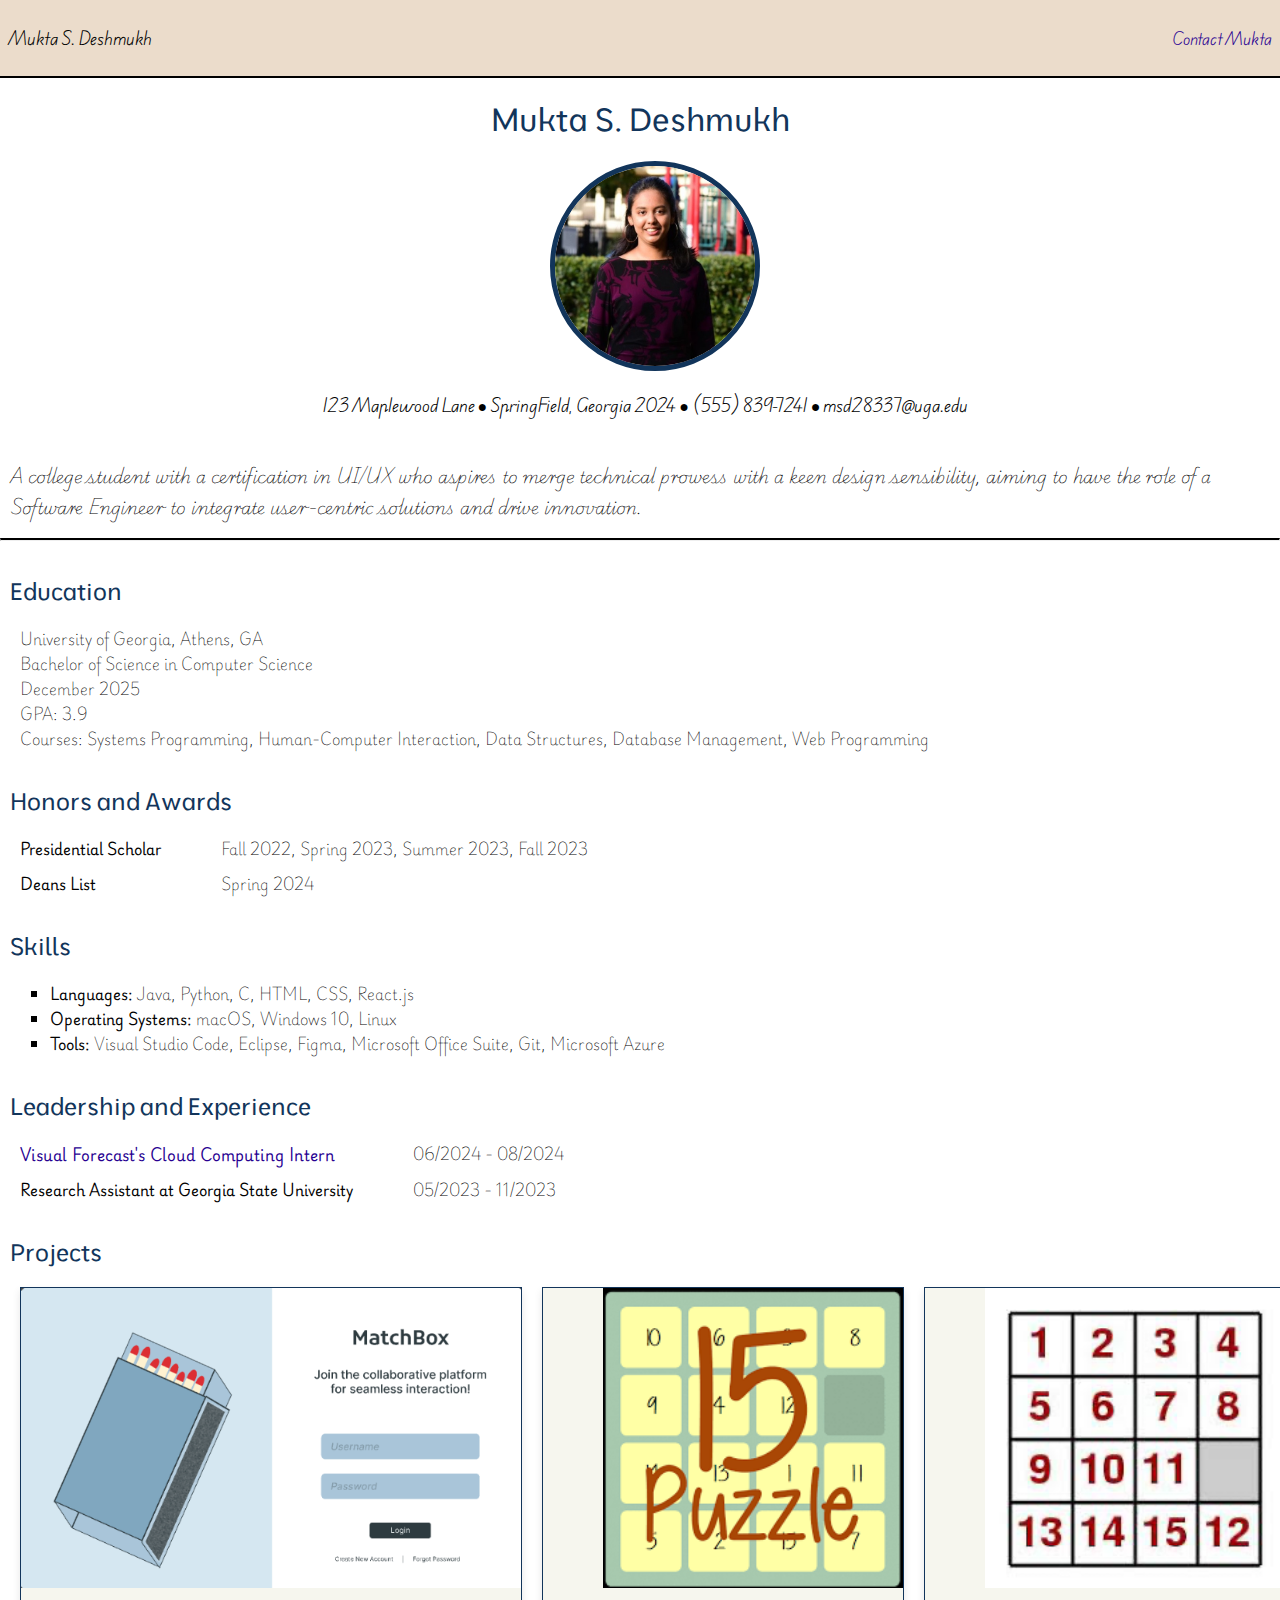
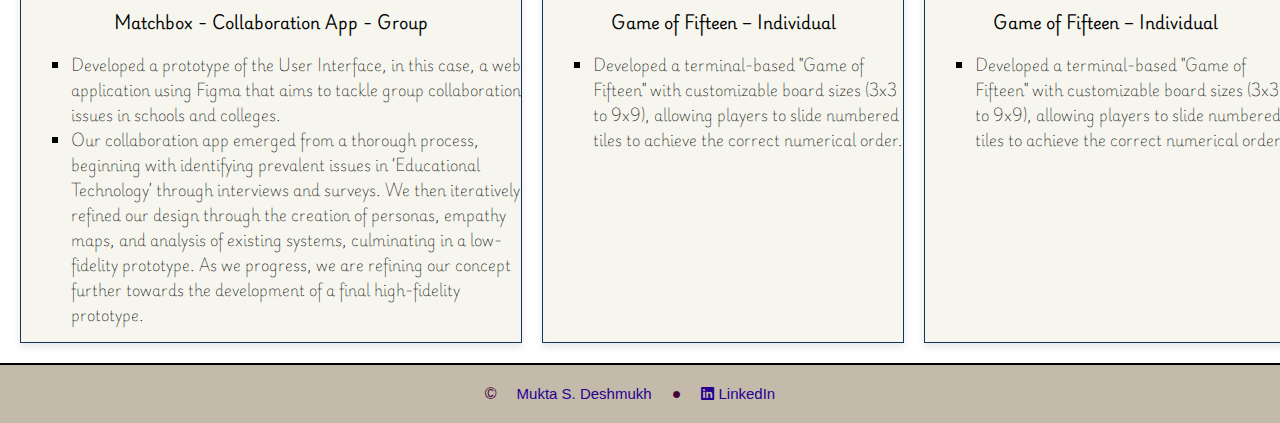
<file: index.html>
<!DOCTYPE html>
<html lang="en">
<head>
    <meta charset="UTF-8">
    <meta name="viewport" content="width=device-width, initial-scale=1.0">
    <link rel="stylesheet"  href="https://cdnjs.cloudflare.com/ajax/libs/font-awesome/6.0.0-beta3/css/all.min.css">
    <title>Mukta S. Deshmukh</title>
    <link rel="stylesheet" href="style.css">

    <link rel="preconnect" href="https://fonts.googleapis.com">
    <link rel="preconnect" href="https://fonts.gstatic.com" crossorigin>
    <link href="https://fonts.googleapis.com/css2?family=Arsenal+SC:ital,wght@0,400;0,700;1,400;1,700&family=Edu+AU+VIC+WA+NT+Hand:wght@400..700&family=Kalnia+Glaze:wght@100..700&family=Moderustic:wght@300..800&family=Playwrite+AU+QLD:wght@100..400&display=swap" rel="stylesheet">
    <link href="https://fonts.googleapis.com/css2?family=Playwrite+DE+Grund:wght@100..400&display=swap" rel="stylesheet">

</head>
<body>
    <nav>
        <div class="nav-left"><p>Mukta S. Deshmukh</p></div>
        <div class="nav-right"><p><a href="contact.html">Contact Mukta</a></p></div>
        
    </nav>
    <section class = "splash">
        <h1> Mukta S. Deshmukh </h1>
        <img src="images/headshot.jpeg" alt="headshot" width="200" height="200" class="headshot">
        
        <p class = "address"> 123 Maplewood Lane ● SpringField, Georgia 2024 ● (555) 839-7241 ● msd28337@uga.edu </p>
        <p class = "tagline"> A college student with a certification in UI/UX who aspires to merge technical prowess with a keen design sensibility, aiming to have the role of a Software Engineer to integrate user-centric solutions and drive innovation. </p>
    </section>
    <hr>
    <section>
        <h2> Education </h2>
        <p class="edu"> University of Georgia, Athens, GA<br>
        Bachelor of Science in Computer Science<br>
        December 2025<br>
        GPA: 3.9<br>
        Courses: Systems Programming, Human-Computer Interaction, Data Structures, Database Management, Web Programming</p>
    </section>
    <section>
        <h2> Honors and Awards </h2>
        <dl>
        <dt>Presidential Scholar
            <dd>Fall 2022, Spring 2023, Summer 2023, Fall 2023</dd>
        </dt>
        <dt>Deans List
            <dd>Spring 2024</dd>
        </dt>
        </dl>
    </section>
    <section>
        <h2>Skills</h2>
        <ul>
            <li><strong>Languages:</strong> Java, Python, C, HTML, CSS, React.js</li>
            <li><strong>Operating Systems:</strong> macOS, Windows 10, Linux</li>
            <li><strong>Tools:</strong> Visual Studio Code, Eclipse, Figma, Microsoft Office Suite, Git, Microsoft Azure</li>
        </ul>
    </section>
    <section>
        <h2>Leadership and Experience</h2>
    <dl>
        <dt> <a href="https://visualforecast.com">Visual Forecast's Cloud Computing Intern</a>
            <dd>06/2024 - 08/2024</dd>
        </dt>
        <dt>Research Assistant at Georgia State University
            <dd>05/2023 - 11/2023</dd>
        </dt>
    </dl>
    </section>



    <section>
        
        <h2>Projects</h2>
        <div class="three-col">
            <div class="card">
                <img class="proj1" src="images/p1.png" alt="Project 1 Image">
                <h3>Matchbox - Collaboration App - Group</h3>
                <ul>
                    <li>Developed a prototype of the User Interface, in this case, a web application using Figma that aims to tackle group collaboration issues in schools and colleges.</li>
                    <li>Our collaboration app emerged from a thorough process, beginning with identifying prevalent issues in ‘Educational Technology’ through interviews and surveys. We then iteratively
                        refined our design through the creation of personas, empathy maps, and analysis of existing systems, culminating in a low-fidelity prototype. As we progress, we are refining our
                        concept further towards the development of a final high-fidelity prototype.</li>
                </ul>
            </div>
            <div class="card">
                <img class="proj2" src="images/p2.png" alt="Project 2 Image">
                <h3>Game of Fifteen – Individual</h3>
                <ul>
                    <li>Developed a terminal-based "Game of Fifteen" with customizable board sizes (3x3 to 9x9), allowing players to slide numbered tiles to achieve the correct numerical order.</li>
                </ul>
            </div>
            <div class="card">
                <img class="proj3" src="images/p3.png" alt="Project 3 Image">
                <h3>Game of Fifteen – Individual</h3>
                <ul>
                    <li>Developed a terminal-based "Game of Fifteen" with customizable board sizes (3x3 to 9x9), allowing players to slide numbered tiles to achieve the correct numerical order.</li>
                </ul>
            </div>
        
        </div>
    </section>



    <footer>
        &copy;
        <a href="contact.html">Mukta S. Deshmukh</a>
        ● <a href=""><i class="fa-brands fa-linkedin"></i> LinkedIn</a>
    </footer>
</body>
</html>
</file>
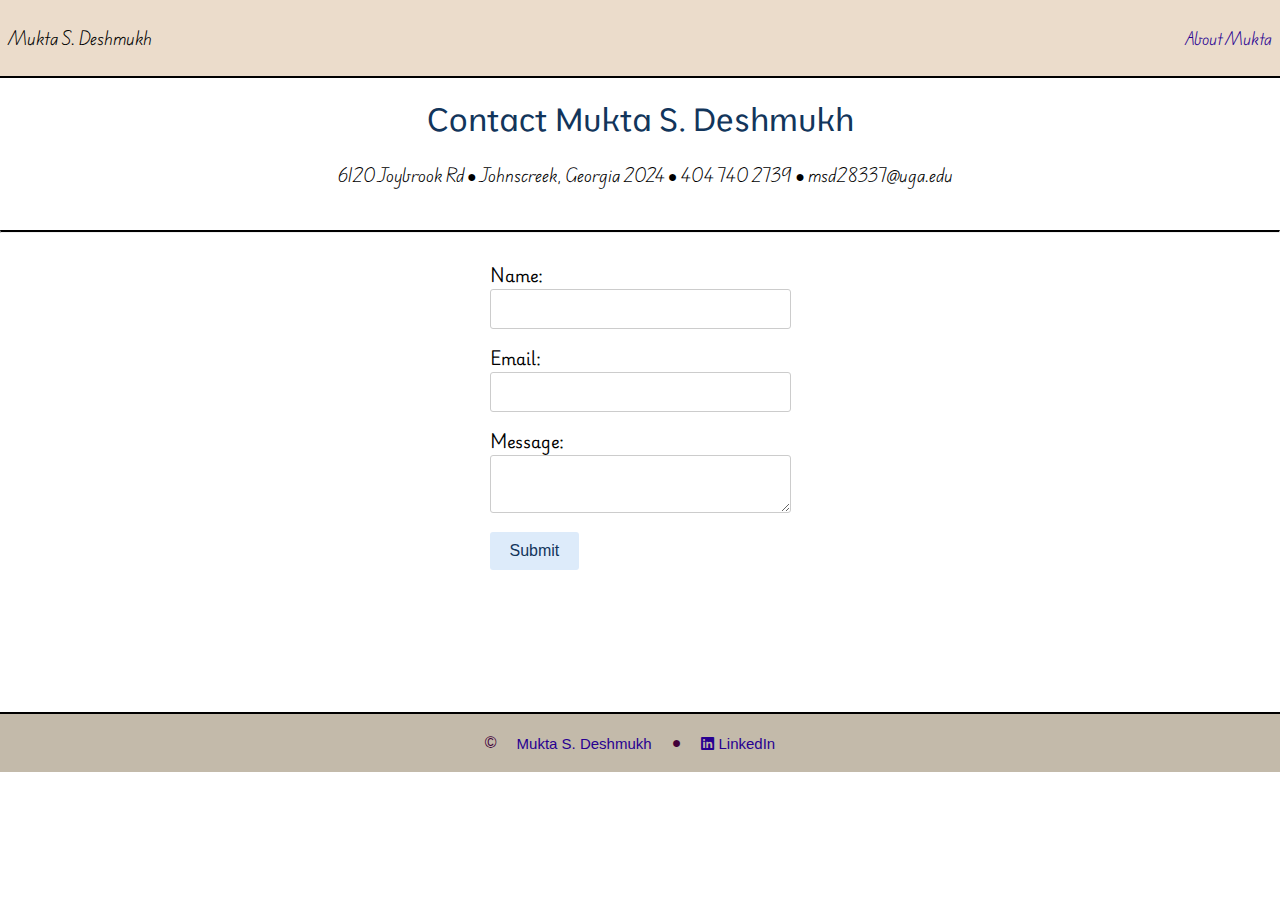
<file: contact.html>
<!DOCTYPE html>
<html lang="en">
<head>
    <meta charset="UTF-8">
    <meta name="viewport" content="width=device-width, initial-scale=1.0">
    <link rel="stylesheet"  href="https://cdnjs.cloudflare.com/ajax/libs/font-awesome/6.0.0-beta3/css/all.min.css">
    <title>Contact Mukta</title>
    <link rel="stylesheet" href="style.css">
    <link rel="preconnect" href="https://fonts.googleapis.com">
    <link rel="preconnect" href="https://fonts.gstatic.com" crossorigin>
    <link href="https://fonts.googleapis.com/css2?family=Arsenal+SC:ital,wght@0,400;0,700;1,400;1,700&family=Edu+AU+VIC+WA+NT+Hand:wght@400..700&family=Kalnia+Glaze:wght@100..700&family=Moderustic:wght@300..800&family=Playwrite+AU+QLD:wght@100..400&display=swap" rel="stylesheet">
    <link href="https://fonts.googleapis.com/css2?family=Playwrite+DE+Grund:wght@100..400&display=swap" rel="stylesheet">

</head>
<body>
    <nav>
        <p>Mukta S. Deshmukh</p>
        <p><a href="index.html">About Mukta</a></p>
    </nav>
    <section>
        <h1>Contact Mukta S. Deshmukh</h1>
        <p class="address"> 6120 Joybrook Rd ● Johnscreek, Georgia 2024 ● 404 740 2739 ● msd28337@uga.edu </p>
    </section>
    <hr>
    <div class="one-col">
        <form action="mailto:muktaathene@gmail.com" method="post" enctype="text/plain">
            <label for="name">Name:</label>
            <input type="text" id="name" name="name" required>
            <br>
            <label for="email">Email:</label>
            <input type="email" id="email" name="email" required>
            <br>
            <label for="message">Message:</label>
            <textarea id="message" name="message" required></textarea>
            <br>
            <button type="submit" value="Submit"> Submit </button>
            
        </form>
    </div>
    
    
    <footer>
        &copy;
        <a href="index.html">Mukta S. Deshmukh</a>
        ● <a href=""><i class="fa-brands fa-linkedin"></i> LinkedIn</a>
    </footer>
</body>
</html>
</file>
<file: style.css>
body{
    margin: 0;
}
nav{
    display: flex;
    justify-content: space-between;
    padding: 8px;
    background-color: #EBDCCB;
    font-family:"Edu AU VIC WA NT Hand", cursive;
    font-weight: 400;
    font-style: normal;
    border-bottom: 2px solid black;
}
footer {
    background-color: #C3BAAA; 
    color: #420039; 
    padding: 20px; 
    display: flex; 
    justify-content: center; 
    align-items: center; 
    font-family: Arial, sans-serif; 
    border-top: 2px solid black; 
}
footer a {
    margin : 0 20px;
}
h1{
    font-family: "Moderustic", system-ui;
    font-optical-sizing: auto;
    font-weight: 400;
    font-style: normal;
    font-size: 2em;
    color: #12355B;
    text-align: center;
}

.headshot{
    border: 5px solid #12355B;
    border-radius: 50%;
    margin-left: 43%;
}

.address{
    font-family:"Edu AU VIC WA NT Hand", cursive;
    font-weight: 400;
    font-style: normal;
    margin-left: 10px;
    text-align: center;
    padding-bottom: 2%;
}

.tagline{
    font-family: "Playwrite AU QLD", cursive;
    font-optical-sizing: auto;
    font-weight: 100;
    font-style: normal;
    margin-left: 10px;
}
hr{
    border-top: 2px solid black;

}

h2{
    font-family: "Moderustic", system-ui;
    font-weight: 400;
    font-size: 1.5em;
    color: #12355B;
    margin-left: 10px;
    margin-top: 35px;
}

.edu{
    margin-left: 20px;
    font-family: "Playwrite DE Grund", cursive;
    font-optical-sizing: auto;
    font-weight: 100;
    font-style: normal;
    font-size: 0.9em;
}

ul{
    list-style-type: square;
    margin-left: 10px;
    font-family: "Playwrite DE Grund", cursive;
    font-optical-sizing: auto;
    font-weight: 100;
    font-style: normal;
    font-size: 0.9em;
}

dl{
    display: grid;
    grid-template-columns: max-content 1fr;
    column-gap: 20px;
    row-gap: 10px;
    margin: 20px;
}

dt{
    font-weight: bold; 
    font-family: "Playwrite DE Grund", cursive;
    font-optical-sizing: auto;
    font-style: normal;
    font-size: 0.9em;  
}
dd{
    font-family: "Playwrite DE Grund", cursive;
    font-optical-sizing: auto;
    font-style: normal;
    font-weight: 100;
    font-size: 0.9em;  
}

a{
    color:#270091;
    text-decoration: none;
    font-size: 15px;
}

a:hover{
    color:#a07ffa;
    transition: color 0.3s ease, background-color 0.3s ease; 
}

h3{
    font-weight: bold; 
    font-family: "Playwrite DE Grund", cursive;
    font-optical-sizing: auto;
    font-style: normal;
    font-size: 1em;  
    text-align: center;
}

.three-col{
    margin: 20px;
    display: grid;
    grid-template-columns: repeat(3, 1fr);
    gap: 20px; 
}

.card{
    border: 1px solid #12355B;
    background-color: rgb(246, 246, 238);
    box-shadow: 0 4px 8px rgba(0, 0, 0, 0.1);
}
.card:hover{
    transform: translateY(-5px);
}

.proj1 {
    width: 500px;
    height: 300px;
}
.proj2{
    margin-left: 60px;
    width: 300px;
    height: 300px;
}
.proj3{
    width: 300px;
    height: 300px;
    margin-left: 60px;
}

.one-col{
    max-width: 500px;
    margin: 0 auto;
    padding: 20px; 
    display: flex;
    flex-direction: column;
    align-items: center;
    margin-bottom: 122px;
    
}

.one-col label {
    font-weight: bold;
    margin-bottom: 5px;
    align-self: flex-start;  
    font-family: "Playwrite DE Grund", cursive;
    font-optical-sizing: auto;
    
}

.one-col input,
.one-col textarea {
    width: 100%;
    padding: 10px;
    margin-bottom: 15px; 
    border: 1px solid #ccc;
    border-radius: 3px;
    font-family: Arial, sans-serif;
    font-size: 16px;
    box-sizing: border-box; 
}

.one-col button {
    padding: 10px 20px;
    background-color: #ddebfa;
    color: #12355B;;
    border: none;
    border-radius: 3px;
    cursor: pointer;
    font-size: 16px;
    transition: background-color 0.3s ease;
}

.one-col button:hover{
    background-color: #a6d0ff;
}
</file>
